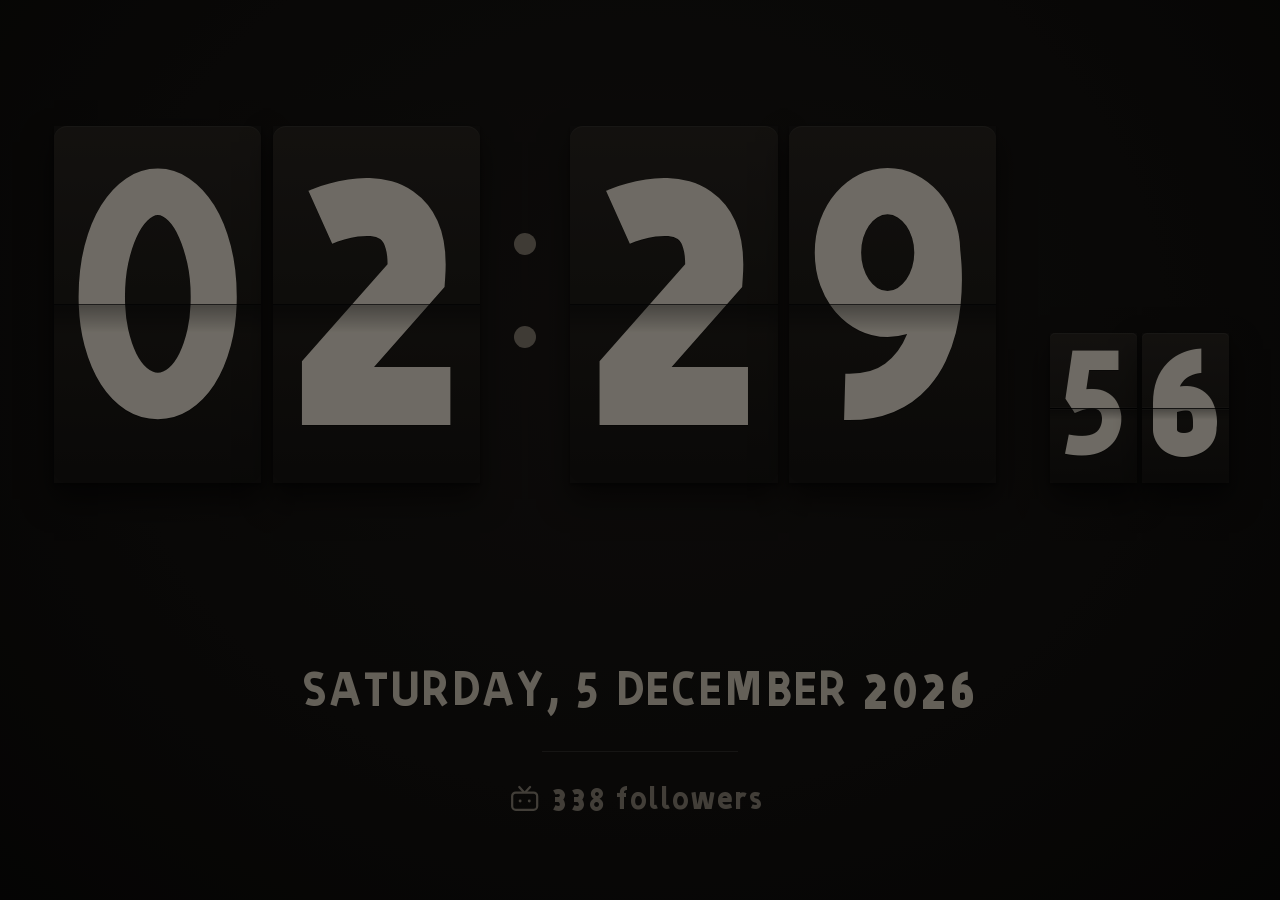
<file: index.html>
<!doctype html>
<html lang="en">
<head>
<meta charset="utf-8">
<title>Clock</title>
<meta name="viewport" content="width=device-width, initial-scale=1, maximum-scale=1, user-scalable=no, viewport-fit=cover">
<meta name="apple-mobile-web-app-capable" content="yes">
<meta name="mobile-web-app-capable" content="yes">
<meta name="apple-mobile-web-app-status-bar-style" content="black-translucent">
<meta name="apple-mobile-web-app-title" content="Clock">
<meta name="theme-color" content="#121110">
<link rel="apple-touch-icon" href="apple-touch-icon.png">
<link rel="icon" href="icon.svg" type="image/svg+xml">
<link rel="stylesheet" href="styles.css">
</head>
<body class="theme-dark">

  <div class="board">
    <div class="board-inner">
      <div class="wrap" id="wrap">

        <div class="clock" id="clock" role="img" aria-label=""></div>

        <div class="info" id="info">
        <div class="date" id="date">&nbsp;</div>
        <div class="rule" id="rule"></div>

        <div class="meta">
          <span class="weather" id="weather" hidden>
            <span class="wicon" id="wicon"></span>
            <span class="wtemp" id="wtemp"></span>
            <span class="wdesc" id="wdesc"></span>
          </span>
          <span class="sep" id="sep" hidden>·</span>
          <span class="followers" id="followers" hidden>
            <span class="ficon" id="ficon"></span><span class="fcount" id="fcount"></span><span class="flabel" id="flabel"></span>
          </span>
          <span class="sep" id="sep2" hidden>·</span>
          <span class="quote" id="quote" hidden>
            <span class="qlabel" id="qlabel"></span><span class="qvalue" id="qvalue"></span><span class="qchange" id="qchange"></span>
          </span>
          <span class="sep" id="sep3" hidden>·</span>
          <span class="note" id="note"></span>
        </div>
        </div>

      </div>
    </div>
  </div>

  <div class="box" id="box" aria-hidden="true">
    <div class="box-veil"></div>
    <div class="box-slot">
      <div class="box-card" id="boxcard">
        <span class="box-kicker" id="boxkicker">Music box</span>
        <div class="box-clock"><span class="box-hhmm" id="boxtime">--:--</span><span class="box-ss" id="boxsecs">--</span><span class="box-period" id="boxperiod"></span></div>
        <div class="box-when" id="boxwhen"></div>
        <div class="box-stage">
          <div class="box-case">
            <div class="box-well">
              <div class="box-drum"><div class="box-pins" id="boxpins"></div></div>
              <div class="box-comb" id="boxcomb"></div>
            </div>
          </div>
          <div class="box-key"><i></i></div>
        </div>
        <div class="box-foot">
          <span class="box-tune" id="boxtune">Music box</span>
          <span class="box-close" id="boxclose">Swipe across to close</span>
        </div>
      </div>
    </div>
  </div>

  <div class="hint" id="hint"></div>
  <div class="dim" id="dim" aria-hidden="true"></div>
  <video class="awake" id="awake" src="keep-awake.mp4" muted loop playsinline webkit-playsinline autoplay preload="auto" aria-hidden="true"></video>
  <div class="sr-only" id="sr" aria-live="polite"></div>

  <script src="config.js"></script>
  <script src="melody.js"></script>
  <script src="app.js"></script>
</body>
</html>
</file>
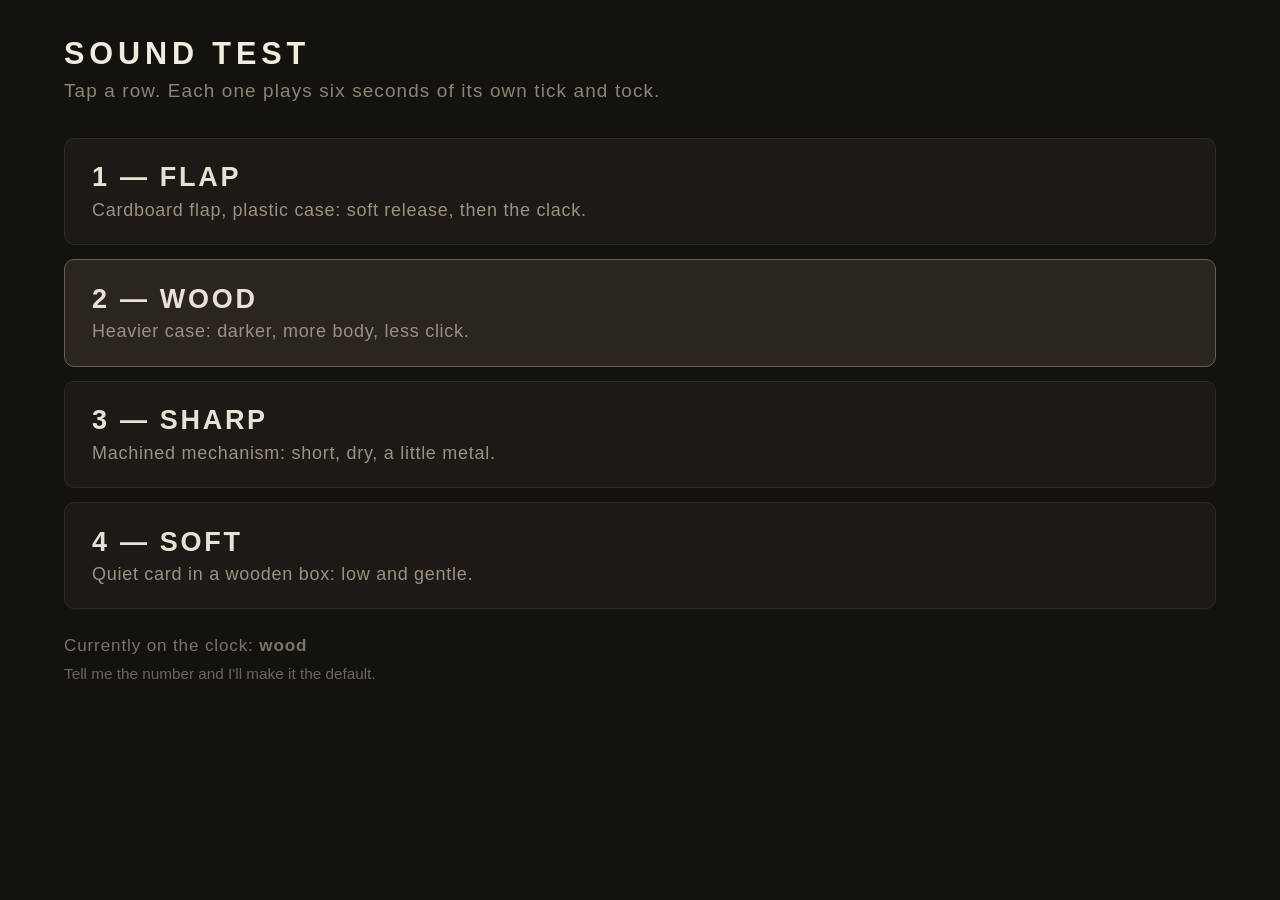
<file: soundlab.html>
<!DOCTYPE html>
<html lang="en">
<head>
<meta charset="utf-8">
<meta name="viewport" content="width=device-width, initial-scale=1, maximum-scale=1, user-scalable=no">
<meta name="apple-mobile-web-app-capable" content="yes">
<title>Flip clock — sound test</title>
<style>
  * { -webkit-box-sizing: border-box; box-sizing: border-box; }
  html, body { height: 100%; margin: 0; }
  body {
    background: #14120f;
    color: #e8e2d6;
    font-family: -apple-system, "Helvetica Neue", Arial, sans-serif;
    -webkit-font-smoothing: antialiased;
    padding: 4vh 5vw;
  }
  h1 {
    font-size: 3.4vh; font-weight: 600; letter-spacing: 0.16em;
    text-transform: uppercase; margin: 0 0 1vh; color: #f2ecdf;
  }
  p.sub { margin: 0 0 4vh; color: #8d8474; font-size: 2.1vh; letter-spacing: 0.06em; }
  .row {
    display: block; width: 100%; text-align: left;
    background: #1d1a16; color: #e8e2d6;
    border: 1px solid #2e2923; border-radius: 10px;
    padding: 2.6vh 3vh; margin-bottom: 1.6vh;
    font: inherit; cursor: pointer;
    -webkit-appearance: none; appearance: none;
  }
  .row:active, .row.on { background: #2a251e; border-color: #6b5f4a; }
  .name { display: block; font-size: 3vh; font-weight: 600; letter-spacing: 0.1em; text-transform: uppercase; }
  .desc { display: block; font-size: 2vh; color: #9a9182; margin-top: 0.7vh; letter-spacing: 0.04em; }
  .now { margin-top: 3vh; color: #7c7364; font-size: 1.9vh; letter-spacing: 0.05em; }
  .hint { margin-top: 1vh; color: #6d6558; font-size: 1.7vh; }
</style>
</head>
<body>

<h1>Sound test</h1>
<p class="sub">Tap a row. Each one plays six seconds of its own tick and tock.</p>

<button class="row" data-set="flap"><span class="name">1 — Flap</span>
  <span class="desc">Cardboard flap, plastic case: soft release, then the clack.</span></button>
<button class="row" data-set="wood"><span class="name">2 — Wood</span>
  <span class="desc">Heavier case: darker, more body, less click.</span></button>
<button class="row" data-set="sharp"><span class="name">3 — Sharp</span>
  <span class="desc">Machined mechanism: short, dry, a little metal.</span></button>
<button class="row" data-set="soft"><span class="name">4 — Soft</span>
  <span class="desc">Quiet card in a wooden box: low and gentle.</span></button>

<div class="now" id="now">Currently on the clock: <b id="cur">—</b></div>
<div class="hint">Tell me the number and I'll make it the default.</div>

<script src="config.js"></script>
<script>
(function () {
  var buttons = document.querySelectorAll('.row');
  var cur = document.getElementById('cur');
  var timers = [];

  function stopAll() {
    for (var i = 0; i < timers.length; i++) { clearTimeout(timers[i]); clearInterval(timers[i]); }
    timers = [];
  }

  function playSet(set, row) {
    stopAll();
    for (var i = 0; i < buttons.length; i++) { buttons[i].className = 'row'; }
    if (row) { row.className = 'row on'; }

    var a = new Audio('sounds/' + set + '-tick.wav?v=2');
    var b = new Audio('sounds/' + set + '-tock.wav?v=2');
    a.preload = b.preload = 'auto';

    var n = 0;
    function beat() {
      var el = (n % 2 === 0) ? a : b;
      try { el.currentTime = 0; el.play(); } catch (e) { }
      n++;
      if (n < 8) { timers.push(setTimeout(beat, 1000)); }
      else { timers.push(setTimeout(function () { if (row) { row.className = 'row'; } }, 900)); }
    }
    beat();
  }

  for (var i = 0; i < buttons.length; i++) {
    buttons[i].onclick = function () { playSet(this.getAttribute('data-set'), this); };
  }

  var m = /[?&]sound=([a-z]+)/.exec(location.search);
  var active = m ? m[1]
    : (window.CLOCK_CONFIG && CLOCK_CONFIG.tickSoundSet) || 'flap';
  cur.textContent = active;
  for (var j = 0; j < buttons.length; j++) {
    if (buttons[j].getAttribute('data-set') === active) { buttons[j].className = 'row on'; }
  }
})();
</script>
</body>
</html>
</file>
<file: styles.css>
/* 字制区喜脉体 (ZiZhiQu XiMaiTi) — the display face robodiag.cn titles its pages
   and its wordmark with, and the face this clock sets both languages in. It
   carries its own Latin, so the time, the date and the small print are one hand
   in English and in Chinese alike. The file is a 164-glyph subset: everything
   this clock can print, plus ASCII. Rebuilt by tools/make-zh-fonts.sh; licence
   in fonts/LICENSE-ximaiti.txt. WOFF first for iOS 9, WOFF2 for the rest. */
@font-face {
  font-family: "XiMaiTi";
  src: url("fonts/ximaiti-400.woff2") format("woff2"),
       url("fonts/ximaiti-400.woff") format("woff");
  font-weight: 400;
  font-style: normal;
}
/* The same file again, declared bold: the digits ask for 700 so that if this
   face ever fails to load the Ubuntu Bold behind it takes over instead of a
   synthetic bold smeared over whichever face did load. */
@font-face {
  font-family: "XiMaiTi";
  src: url("fonts/ximaiti-400.woff2") format("woff2"),
       url("fonts/ximaiti-400.woff") format("woff");
  font-weight: 700;
  font-style: normal;
}

/* Ubuntu is the site's Latin face and stays behind 喜脉体 in every stack, so a
   character outside the subset still lands on a face that belongs to the same
   page. */
@font-face {
  font-family: "Ubuntu";
  src: url("fonts/ubuntu-700.woff2") format("woff2"),
       url("fonts/ubuntu-700.woff") format("woff");
  font-weight: 700;
  font-style: normal;
}
@font-face {
  font-family: "Ubuntu";
  src: url("fonts/ubuntu-400.woff2") format("woff2"),
       url("fonts/ubuntu-400.woff") format("woff");
  font-weight: 400;
  font-style: normal;
}

/* ---------------------------------------------------------------
   Robodiag flip clock
   Written for old Safari: no CSS custom properties, no grid, no
   clip-path, everything 3D carries a -webkit- prefix.
   --------------------------------------------------------------- */

* { margin: 0; padding: 0; box-sizing: border-box; }
[hidden] { display: none !important; }

html, body {
  height: 100%;
  overflow: hidden;
  background: #121110;
}

body {
  position: relative;
  color: #cfc6b8;
  font-family: "Avenir Next", "Avenir", "Helvetica Neue", Helvetica, Arial, sans-serif;
  -webkit-font-smoothing: antialiased;
  -webkit-text-size-adjust: 100%;
  -webkit-user-select: none;
  user-select: none;
  -webkit-tap-highlight-color: rgba(0, 0, 0, 0);
  background-image: -webkit-radial-gradient(50% 38%, #1e1a17 0%, #141210 58%, #0c0b0a 100%);
  background-image: radial-gradient(ellipse at 50% 38%, #1e1a17 0%, #141210 58%, #0c0b0a 100%);
}

/* ---------------------------------------------------------------
   Layout shell — table-cell centring is the one vertical-centring
   technique every WebKit since iOS 4 gets right.
   --------------------------------------------------------------- */

.board {
  position: absolute;
  top: 0; left: 0; right: 0; bottom: 0;
  display: table;
  width: 100%;
  height: 100%;
}

.board-inner {
  display: block;
  text-align: center;
}

/* The clock sits above the optical centre and the date block is pinned near the
   bottom edge, so the board uses the whole glass instead of clustering in the
   middle with two empty bands above and below it. */
.wrap {
  position: absolute;
  top: 0;
  left: 0;
  right: 0;
  bottom: 0;
  padding: 0 2%;
  -webkit-transition: -webkit-transform 3s ease-in-out;
  transition: transform 3s ease-in-out;
}

/* ---------------------------------------------------------------
   The clock
   --------------------------------------------------------------- */

.clock {
  position: absolute;
  left: 0;
  right: 0;
  font-size: 0;            /* kills inline-block whitespace */
  line-height: 0;
  white-space: nowrap;
  text-align: center;
}

.unit {
  position: relative;
  display: inline-block;
  vertical-align: bottom;
  background: #1a1815;
  -webkit-perspective: 1400px;
  perspective: 1400px;
  -webkit-perspective-origin: 50% 50%;
  perspective-origin: 50% 50%;
  box-shadow: 0 16px 28px rgba(0, 0, 0, 0.5), 0 2px 4px rgba(0, 0, 0, 0.4);
}

.facet {
  position: absolute;
  left: 0;
  width: 100%;
  overflow: hidden;
  -webkit-backface-visibility: hidden;
  backface-visibility: hidden;
}

.facet.top, .facet.leaf-top {
  top: 0;
  height: 50%;
  -webkit-transform-origin: 50% 100%;
  transform-origin: 50% 100%;
}

.facet.bot, .facet.leaf-bot {
  bottom: 0;
  height: 50%;
  -webkit-transform-origin: 50% 0%;
  transform-origin: 50% 0%;
}

.facet.top, .facet.leaf-top {
  background-image: -webkit-linear-gradient(top, #2b2722 0%, #201d19 100%);
  background-image: linear-gradient(to bottom, #2b2722 0%, #201d19 100%);
  box-shadow: inset 0 -1px 0 rgba(255, 255, 255, 0.04), inset 0 1px 0 rgba(255, 255, 255, 0.06);
  z-index: 1;
}

.facet.bot, .facet.leaf-bot {
  background-image: -webkit-linear-gradient(top, #221f1b 0%, #171512 100%);
  background-image: linear-gradient(to bottom, #221f1b 0%, #171512 100%);
  box-shadow: inset 0 1px 0 rgba(0, 0, 0, 0.55);
  z-index: 1;
}

.facet span {
  display: block;
  width: 100%;
  text-align: center;
  color: #f4ecdd;
  font-family: "XiMaiTi", "Ubuntu", "PingFang SC", "Microsoft YaHei", sans-serif;
  font-weight: 700;
  letter-spacing: 0;
  text-shadow: 0 1px 0 rgba(0, 0, 0, 0.35);
}

/* the two leaves that move */
/* The leaves are out of the render tree between flips. Parked at exactly
   +-90deg they are degenerate geometry, and the PowerVR GPU in an old iPad will
   happily drop the whole card from its layer tree for a frame when it hits one.
   A card that vanishes for a frame and comes back reads as a flicker bug, so
   they only exist while a flip is running. */
.facet.leaf-top {
  display: none;
  -webkit-transform: rotateX(-90deg);
  transform: rotateX(-90deg);
  opacity: 0;
  z-index: 3;
}

.facet.leaf-bot {
  display: none;
  -webkit-transform: rotateX(90deg);
  transform: rotateX(90deg);
  opacity: 0;
  z-index: 3;
}

@-webkit-keyframes flipTop {
  from { -webkit-transform: rotateX(0deg); opacity: 1; }
  to   { -webkit-transform: rotateX(-90deg); opacity: 1; }
}
@keyframes flipTop {
  from { transform: rotateX(0deg); opacity: 1; }
  to   { transform: rotateX(-90deg); opacity: 1; }
}
@-webkit-keyframes flipBot {
  from { -webkit-transform: rotateX(90deg); opacity: 1; }
  80%  { -webkit-transform: rotateX(-1.6deg); opacity: 1; }
  to   { -webkit-transform: rotateX(0deg); opacity: 1; }
}
@keyframes flipBot {
  from { transform: rotateX(90deg); opacity: 1; }
  80%  { transform: rotateX(-1.6deg); opacity: 1; }
  to   { transform: rotateX(0deg); opacity: 1; }
}

.leaf-top.flip {
  -webkit-animation: flipTop 0.17s cubic-bezier(0.42, 0.05, 0.9, 0.45) forwards;
  animation: flipTop 0.17s cubic-bezier(0.42, 0.05, 0.9, 0.45) forwards;
}

.leaf-bot.flip {
  -webkit-animation: flipBot 0.17s cubic-bezier(0.12, 0.62, 0.24, 1) 0.11s forwards;
  animation: flipBot 0.17s cubic-bezier(0.12, 0.62, 0.24, 1) 0.11s forwards;
}

/* The flap turns away from the light as it falls; the half behind it carries
   the flap's shadow until it has cleared. Both are plain opacity, which the
   old iPad's GPU handles without breaking a sweat. */
.facet .shade {
  position: absolute;
  left: 0;
  top: 0;
  right: 0;
  bottom: 0;
  background: #000;
  opacity: 0;
  pointer-events: none;
  z-index: 2;
}

.leaf-top.flip .shade {
  -webkit-animation: shadeIn 0.17s cubic-bezier(0.42, 0.05, 0.9, 0.45) forwards;
  animation: shadeIn 0.17s cubic-bezier(0.42, 0.05, 0.9, 0.45) forwards;
}

.leaf-bot.flip .shade {
  -webkit-animation: shadeOut 0.17s cubic-bezier(0.12, 0.62, 0.24, 1) 0.11s forwards;
  animation: shadeOut 0.17s cubic-bezier(0.12, 0.62, 0.24, 1) 0.11s forwards;
}

.facet.top:after {
  content: "";
  position: absolute;
  left: 0;
  right: 0;
  bottom: 0;
  height: 55%;
  background-image: -webkit-linear-gradient(top, rgba(0, 0, 0, 0), rgba(0, 0, 0, 0.5));
  background-image: linear-gradient(to bottom, rgba(0, 0, 0, 0), rgba(0, 0, 0, 0.5));
  opacity: 0;
  pointer-events: none;
  z-index: 2;
}

.unit.flipping .facet.top:after {
  -webkit-animation: castFade 0.28s ease-out forwards;
  animation: castFade 0.28s ease-out forwards;
}

@-webkit-keyframes shadeIn { from { opacity: 0; } to { opacity: 0.38; } }
@keyframes shadeIn { from { opacity: 0; } to { opacity: 0.38; } }
@-webkit-keyframes shadeOut { from { opacity: 0.38; } to { opacity: 0; } }
@keyframes shadeOut { from { opacity: 0.38; } to { opacity: 0; } }
@-webkit-keyframes castFade { from { opacity: 0.85; } to { opacity: 0; } }
@keyframes castFade { from { opacity: 0.85; } to { opacity: 0; } }

/* the hairline where the two halves meet */
.seam {
  position: absolute;
  left: 0;
  right: 0;
  top: 50%;
  height: 1px;
  margin-top: -0.5px;
  background: rgba(0, 0, 0, 0.72);
  box-shadow: 0 1px 0 rgba(255, 255, 255, 0.05);
  z-index: 4;
}

.facet.bot:after,
.facet.leaf-bot:after {
  content: "";
  position: absolute;
  left: 0;
  right: 0;
  top: 0;
  height: 16%;
  background-image: -webkit-linear-gradient(top, rgba(0, 0, 0, 0.34), rgba(0, 0, 0, 0));
  background-image: linear-gradient(to bottom, rgba(0, 0, 0, 0.34), rgba(0, 0, 0, 0));
  pointer-events: none;
}

/* colon */
.colon {
  position: relative;
  display: inline-block;
  vertical-align: bottom;
  font-size: 0;
}

.secs {
  display: inline-block;
  vertical-align: bottom;
  font-size: 0;
}

.colon i {
  position: absolute;
  display: block;
  left: 50%;
  background: #8d8477;
  border-radius: 50%;
}

/* AM / PM */
.period {
  display: inline-block;
  vertical-align: bottom;
  color: #8d8477;
  font-family: "XiMaiTi", "Ubuntu", "PingFang SC", "Microsoft YaHei", sans-serif;
  font-size: 12px;
  font-weight: 400;
  letter-spacing: 0;
  text-transform: uppercase;
}

/* ---------------------------------------------------------------
   Date + info line
   --------------------------------------------------------------- */

.info {
  position: absolute;
  left: 0;
  right: 0;
}

.date {
  color: #ded4c3;
  font-family: "XiMaiTi", "Ubuntu", "PingFang SC", "Microsoft YaHei", sans-serif;
  font-weight: 400;
  text-transform: uppercase;
  letter-spacing: 0.04em;
  text-shadow: 0 1px 0 rgba(0, 0, 0, 0.3);
}

.rule {
  height: 1px;
  margin-left: auto;
  margin-right: auto;
  background: rgba(255, 255, 255, 0.12);
}

.meta {
  color: #928a7d;
  font-family: "XiMaiTi", "Ubuntu", "PingFang SC", "Microsoft YaHei", sans-serif;
  font-weight: 400;
  font-size: 12px;
  letter-spacing: 0.04em;
  line-height: 1.5;
  text-transform: uppercase;
  white-space: nowrap;
}

.weather {
  display: inline-block;
  vertical-align: middle;
  white-space: nowrap;
}

.wicon {
  display: inline-block;
  vertical-align: -0.18em;
  width: 1.15em;
  height: 1.15em;
  margin-right: 0.35em;
}

.wicon svg {
  display: block;
  width: 100%;
  height: 100%;
  overflow: visible;
}

.wtemp { margin-right: 0.35em; }
.wdesc {
  text-transform: none;
  letter-spacing: 0.06em;
}

.sep {
  display: inline-block;
  margin: 0 0.9em;
  color: rgba(255, 255, 255, 0.22);
}

.followers {
  display: inline-block;
  vertical-align: middle;
  white-space: nowrap;
}

.ficon {
  display: inline-block;
  vertical-align: -0.16em;
  width: 1.15em;
  height: 1.15em;
  margin-right: 0.34em;
}

.ficon svg {
  display: block;
  width: 100%;
  height: 100%;
  overflow: visible;
}

.fcount { letter-spacing: 0.05em; }

.flabel {
  margin-left: 0.34em;
  text-transform: none;
  letter-spacing: 0.06em;
}

/* Shanghai Composite, sitting beside the followers. */
.quote {
  display: inline-block;
  vertical-align: middle;
  white-space: nowrap;
}

.qvalue {
  margin-left: 0.34em;
  letter-spacing: 0.05em;
}

.qchange {
  margin-left: 0.42em;
  letter-spacing: 0.04em;
}

/* Shanghai paints a rise red and a fall green. Both hues are held at the
   line's own weight: the colour is the only thing that raises its voice. */
.quote.up .qchange { color: #c0705f; }
.quote.down .qchange { color: #79a883; }

.note {
  display: inline-block;
  vertical-align: middle;
  text-transform: none;
  letter-spacing: 0.08em;
  -webkit-transition: opacity 1.2s ease;
  transition: opacity 1.2s ease;
}

/* ---------------------------------------------------------------
   Night dim + the invisible keep-awake video
   --------------------------------------------------------------- */

.hint {
  position: absolute;
  left: 0;
  right: 0;
  bottom: 2.5%;
  text-align: center;
  color: #7d7466;
  font-family: "XiMaiTi", "Ubuntu", "PingFang SC", "Microsoft YaHei", sans-serif;
  font-size: 15px;
  font-weight: 400;
  letter-spacing: 0.02em;
  text-transform: uppercase;
  opacity: 0;
  pointer-events: none;
  -webkit-transition: opacity 1.2s ease;
  transition: opacity 1.2s ease;
  z-index: 15;
}

.hint.show { opacity: 0.85; }

#dim {
  position: absolute;
  top: 0; left: 0; right: 0; bottom: 0;
  background: #000;
  opacity: 0;
  pointer-events: none;
  -webkit-transition: opacity 4s ease;
  transition: opacity 4s ease;
  z-index: 20;
}

.awake {
  position: absolute;
  left: 0;
  bottom: 0;
  width: 2px;
  height: 2px;
  opacity: 0.01;
  pointer-events: none;
  z-index: -1;
}

.sr-only {
  position: absolute;
  width: 1px; height: 1px;
  overflow: hidden;
  clip: rect(0 0 0 0);
  white-space: nowrap;
}

/* ---------------------------------------------------------------
   The music box — a swipe across the glass brings it up

   One card: the time at the top, a mechanical box drawn under it.
   The drum is a brass barrel whose pins travel past a graded comb;
   a winding key turns at the case's side, and the tooth under each
   note flashes as it is plucked. Everything inside the card is
   sized in em, so layout() only sets the card's width and one
   font size.
   --------------------------------------------------------------- */

.box {
  position: absolute;
  top: 0; left: 0; right: 0; bottom: 0;
  display: table;
  width: 100%;
  height: 100%;
  opacity: 0;
  visibility: hidden;
  z-index: 19;               /* under #dim, so night dimming covers it too */
  -webkit-transition: opacity 0.55s ease, visibility 0s linear 0.55s;
  transition: opacity 0.55s ease, visibility 0s linear 0.55s;
}

.box.on {
  opacity: 1;
  visibility: visible;
  -webkit-transition: opacity 0.55s ease, visibility 0s;
  transition: opacity 0.55s ease, visibility 0s;
}

.box-veil {
  position: absolute;
  top: 0; left: 0; right: 0; bottom: 0;
  background-color: #070605;
  background-image: -webkit-radial-gradient(50% 44%, rgba(56, 46, 35, 0.97) 0%, rgba(8, 7, 6, 0.99) 66%);
  background-image: radial-gradient(ellipse at 50% 44%, rgba(56, 46, 35, 0.97) 0%, rgba(8, 7, 6, 0.99) 66%);
}

.box-slot {
  display: table-cell;
  vertical-align: middle;
  text-align: center;
  position: relative;
}

.box-card {
  display: inline-block;
  position: relative;
  text-align: center;
  padding: 2.3em 2.7em 1.9em;
  border: 1px solid rgba(214, 192, 152, 0.14);
  border-radius: 3px;
  color: #e9dec9;
  font-family: "XiMaiTi", "Ubuntu", "PingFang SC", "Microsoft YaHei", sans-serif;
  background-color: #141210;
  background-image: -webkit-linear-gradient(top, #1b1815 0%, #100e0d 100%);
  background-image: linear-gradient(to bottom, #1b1815 0%, #100e0d 100%);
  box-shadow: 0 2.4em 5em rgba(0, 0, 0, 0.6), inset 0 1px 0 rgba(255, 255, 255, 0.05);
}

.box-kicker {
  display: block;
  font-size: 0.74em;
  letter-spacing: 0.42em;
  text-indent: 0.42em;
  text-transform: uppercase;
  color: #8b8069;
}

/* the time, with the seconds riding at its shoulder */
.box-clock {
  display: block;
  margin: 0.42em 0 0;
  white-space: nowrap;
}

.box-hhmm {
  font-size: 4.6em;
  font-weight: 700;
  line-height: 1;
  letter-spacing: 0.01em;
  color: #f6efdf;
}

.box-ss {
  display: inline-block;
  margin-left: 0.42em;
  font-size: 1.15em;
  line-height: 1;
  vertical-align: top;
  padding-top: 0.55em;
  color: #968b76;
}

.box-period {
  display: inline-block;
  margin-left: 0.5em;
  font-size: 0.92em;
  letter-spacing: 0.16em;
  vertical-align: top;
  padding-top: 0.9em;
  color: #968b76;
}

.box-when {
  display: block;
  margin-top: 0.3em;
  font-size: 0.88em;
  letter-spacing: 0.14em;
  text-indent: 0.14em;
  text-transform: uppercase;
  color: #8c8270;
}

/* Chinese sets its own tracking: the wide letterspacing that suits a Latin
   label crowds a line of Chinese. */
body.lang-zh .box-kicker {
  font-size: 0.88em;
  letter-spacing: 0.16em;
  text-indent: 0.16em;
}

body.lang-zh .box-close {
  font-size: 0.82em;
  letter-spacing: 0.14em;
  text-indent: 0.14em;
}

/* ---- the box itself ---- */

.box-stage {
  position: relative;
  height: 10.6em;
  margin: 1.5em 0 0;
}

/* the case: dark walnut with a brass rim and two corner screws */
.box-case {
  position: absolute;
  left: 2%; right: 2%;
  top: 0; bottom: 0;
  border-radius: 0.3em;
  background-color: #2a221a;
  background-image:
    -webkit-repeating-linear-gradient(90deg, rgba(255, 232, 190, 0.022) 0px, rgba(255, 232, 190, 0.022) 1px, rgba(0, 0, 0, 0.05) 1px, rgba(0, 0, 0, 0.05) 4px),
    -webkit-linear-gradient(top, #3a2f23 0%, #241d16 46%, #17120e 100%);
  background-image:
    repeating-linear-gradient(90deg, rgba(255, 232, 190, 0.022) 0, rgba(255, 232, 190, 0.022) 1px, rgba(0, 0, 0, 0.05) 1px, rgba(0, 0, 0, 0.05) 4px),
    linear-gradient(to bottom, #3a2f23 0%, #241d16 46%, #17120e 100%);
  box-shadow:
    inset 0 0 0 1px rgba(206, 176, 122, 0.26),
    inset 0 0.14em 0.2em rgba(255, 236, 200, 0.08),
    inset 0 -0.1em 0.2em rgba(0, 0, 0, 0.6),
    0 0.75em 1.5em rgba(0, 0, 0, 0.6);
}

.box-case:before,
.box-case:after {
  content: "";
  position: absolute;
  top: 0.5em;
  width: 0.22em;
  height: 0.22em;
  border-radius: 50%;
  background-image: -webkit-radial-gradient(35% 30%, #e6d0a0 0%, #a98a53 60%, #4a3a22 100%);
  background-image: radial-gradient(circle at 35% 30%, #e6d0a0 0%, #a98a53 60%, #4a3a22 100%);
  box-shadow: 0 0.05em 0.08em rgba(0, 0, 0, 0.6);
}

.box-case:before { left: 0.55em; }
.box-case:after { right: 0.55em; }

/* A soft shadow pooled under the drum, so it sits in the case rather than
   floating on it. */
.box-well {
  position: absolute;
  left: 4%; right: 4%;
  top: 7%; bottom: 8%;
  border-radius: 0.18em;
  overflow: hidden;
  background-color: #090807;
  background-image:
    -webkit-radial-gradient(50% 116%, rgba(176, 128, 66, 0.30) 0%, rgba(0, 0, 0, 0) 56%),
    -webkit-radial-gradient(50% 34%, rgba(0, 0, 0, 0) 40%, rgba(0, 0, 0, 0.55) 100%);
  background-image:
    radial-gradient(ellipse at 50% 116%, rgba(176, 128, 66, 0.30) 0%, rgba(0, 0, 0, 0) 56%),
    radial-gradient(ellipse at 50% 34%, rgba(0, 0, 0, 0) 40%, rgba(0, 0, 0, 0.55) 100%);
  box-shadow: inset 0 0 1.1em rgba(0, 0, 0, 0.95), inset 0 0.08em 0.2em rgba(0, 0, 0, 0.8);
}

.box-well:after {
  content: "";
  position: absolute;
  left: 0; right: 0;
  top: 44%;
  height: 1.4em;
  pointer-events: none;
  background-image: -webkit-linear-gradient(top, rgba(0, 0, 0, 0.55), rgba(0, 0, 0, 0));
  background-image: linear-gradient(to bottom, rgba(0, 0, 0, 0.55), rgba(0, 0, 0, 0));
}

/* the drum: a brass barrel, its ends running behind the case walls */
.box-drum {
  position: absolute;
  left: -3%; right: -3%;
  top: 4%;
  height: 40%;
  overflow: hidden;
  border-radius: 0.45em;
  background-image: -webkit-linear-gradient(top,
    #2b2015 0%, #6b542f 11%, #ab8845 24%, #dcc08a 34%,
    #b8964f 47%, #8a6c38 66%, #60492a 84%, #43331d 100%);
  background-image: linear-gradient(to bottom,
    #2b2015 0%, #6b542f 11%, #ab8845 24%, #dcc08a 34%,
    #b8964f 47%, #8a6c38 66%, #60492a 84%, #43331d 100%);
  box-shadow:
    inset 0 0.06em 0.1em rgba(255, 244, 216, 0.28),
    inset 0 -0.1em 0.14em rgba(0, 0, 0, 0.55),
    0 0.14em 0.28em rgba(0, 0, 0, 0.6);
}

/* Two copies of the pattern fill the layer, so the loop has no seam. */
.box-pins {
  position: absolute;
  top: 0; left: 0;
  width: 200%;
  height: 100%;
}

.box-pins i {
  position: absolute;
  display: block;
  width: 0.26em;
  height: 0.26em;
  margin: -0.13em 0 0 -0.13em;
  border-radius: 50%;
  background: #fbf0d4;
  box-shadow: 0 0 0.18em rgba(255, 228, 172, 0.9), 0 0.03em 0.04em rgba(0, 0, 0, 0.7);
}

.box.on .box-pins {
  -webkit-animation: drumTurn 14s linear infinite;
  animation: drumTurn 14s linear infinite;
}

@-webkit-keyframes drumTurn {
  from { -webkit-transform: translate3d(0, 0, 0); }
  to   { -webkit-transform: translate3d(-50%, 0, 0); }
}
@keyframes drumTurn {
  from { transform: translate3d(0, 0, 0); }
  to   { transform: translate3d(-50%, 0, 0); }
}

/* the comb: one tooth per pitch, filed long at the bass end, on a steel base */
.box-comb {
  position: absolute;
  left: 3%; right: 3%;
  bottom: 3.5%;
  height: 50%;
  border-bottom: 0.5em solid #3a352d;
  box-shadow: 0 0.1em 0.2em rgba(0, 0, 0, 0.7);
}

.box-comb i {
  position: absolute;
  bottom: 0;
  width: 2.2%;
  border-radius: 0.06em 0.06em 0 0;
  background-image: -webkit-linear-gradient(top, #b2a288 0%, #7a6d5b 30%, #35302a 100%);
  background-image: linear-gradient(to bottom, #b2a288 0%, #7a6d5b 30%, #35302a 100%);
  -webkit-transition: box-shadow 0.28s ease;
  transition: box-shadow 0.28s ease;
}

.box-comb i.hit {
  background-image: -webkit-linear-gradient(top, #fffaea 0%, #f0d79c 34%, #8a6c38 100%);
  background-image: linear-gradient(to bottom, #fffaea 0%, #f0d79c 34%, #8a6c38 100%);
  box-shadow: 0 0 0.6em rgba(255, 222, 152, 0.85), 0 0 0.1em rgba(255, 240, 200, 0.9);
}

/* the winding key: a shaft out of the case wall, and a brass handle on its end
   that turns with the drum */
.box-stage:after {
  content: "";
  position: absolute;
  right: 1%;
  top: 23.5%;
  width: 2.2em;
  height: 0.34em;
  border-radius: 0.17em;
  background-image: -webkit-linear-gradient(top, #cbb07a 0%, #7d6238 65%, #46351e 100%);
  background-image: linear-gradient(to bottom, #cbb07a 0%, #7d6238 65%, #46351e 100%);
  box-shadow: 0 0.08em 0.16em rgba(0, 0, 0, 0.55);
}

.box-key {
  position: absolute;
  right: -2.2em;
  top: 21%;
  width: 2.3em;
  height: 0.44em;
}

.box-key i {
  display: block;
  width: 100%;
  height: 100%;
  border-radius: 0.22em;
  background-image: -webkit-linear-gradient(top, #e6cf9c 0%, #b3945b 45%, #6d5530 100%);
  background-image: linear-gradient(to bottom, #e6cf9c 0%, #b3945b 45%, #6d5530 100%);
  box-shadow: inset 0 0 0 1px rgba(0, 0, 0, 0.25), 0 0.1em 0.2em rgba(0, 0, 0, 0.5);
}

/* the two eyes of the handle */
.box-key:before,
.box-key:after {
  content: "";
  position: absolute;
  top: 50%;
  width: 0.62em;
  height: 0.62em;
  margin-top: -0.31em;
  border-radius: 50%;
  border: 0.11em solid #c9ad74;
  background-color: #4a3a20;
  box-shadow: inset 0 0.04em 0.08em rgba(0, 0, 0, 0.6), 0 0.06em 0.12em rgba(0, 0, 0, 0.45);
}

.box-key:before { left: -0.24em; }
.box-key:after { right: -0.24em; }

.box.on .box-key {
  -webkit-animation: keyTurn 4.2s linear infinite;
  animation: keyTurn 4.2s linear infinite;
}

@-webkit-keyframes keyTurn {
  from { -webkit-transform: rotate(0deg); }
  to   { -webkit-transform: rotate(360deg); }
}
@keyframes keyTurn {
  from { transform: rotate(0deg); }
  to   { transform: rotate(360deg); }
}

/* ---- the caption ---- */

.box-foot {
  display: block;
  margin-top: 1.3em;
}

.box-tune {
  display: block;
  font-size: 0.95em;
  letter-spacing: 0.16em;
  text-indent: 0.16em;
  text-transform: uppercase;
  color: #bcab8c;
}

.box-close {
  display: block;
  margin-top: 0.7em;
  font-size: 0.7em;
  letter-spacing: 0.32em;
  text-indent: 0.32em;
  text-transform: uppercase;
  color: #6b6153;
}
</file>
